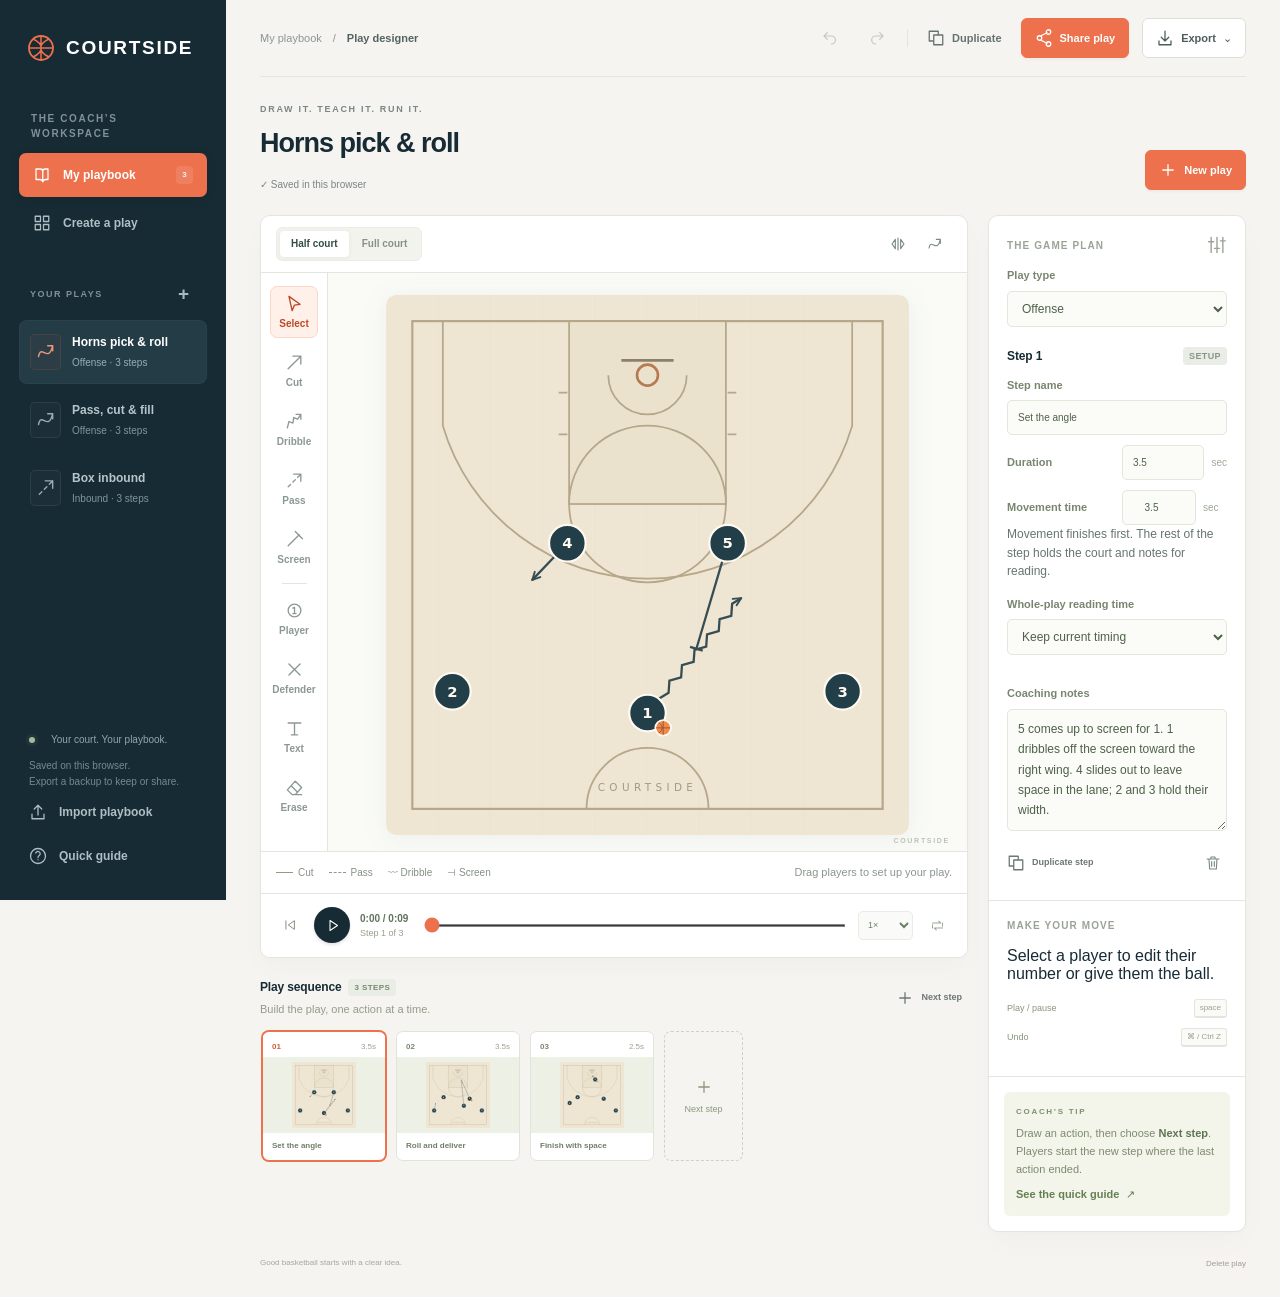
<file: index.html>
<!doctype html>
<html lang="en">
<head>
  <meta charset="utf-8"><meta name="viewport" content="width=device-width,initial-scale=1">
  <meta name="theme-color" content="#172b35">
  <meta name="description" content="Draw basketball plays, animate the action and build your own playbook. A private, offline court for coaches.">
  <title>Courtside — Your next great play</title>
  <link rel="stylesheet" href="styles.css">
</head>
<body>
<div class="app-shell">
  <aside class="sidebar" aria-label="Playbook">
    <a class="brand" href="#" aria-label="Courtside home"><span class="brand-mark"><svg width="30" height="30" viewBox="0 0 30 30" fill="none" aria-hidden="true"><circle cx="15" cy="15" r="12" stroke="currentColor" stroke-width="1.8"/><path d="M3 15h24M15 3v24M7 6c11 5 11 13 0 18M23 6c-11 5-11 13 0 18" stroke="currentColor" stroke-width="1.5"/></svg></span>COURTSIDE</a>
    <p class="workspace-label">THE COACH’S WORKSPACE</p>
    <button class="nav-link active" id="library-nav"><span data-icon="book"></span> My playbook <span id="play-count" class="badge">3</span></button>
    <button class="nav-link" id="open-templates"><span data-icon="grid"></span> Create a play</button>
    <div class="section-label" style="margin-top:30px">YOUR PLAYS <button id="sidebar-new" class="icon-button" aria-label="Create a new play">+</button></div>
    <div id="library-list"></div>
    <div class="sidebar-bottom"><div class="local-status"><span class="status-dot"></span> Your court. Your playbook.</div><p>Saved on this browser.<br>Export a backup to keep or share.</p><button id="import-button" class="nav-link"><span data-icon="upload"></span> Import playbook</button><button id="help-button" class="nav-link"><span data-icon="help"></span> Quick guide</button></div>
  </aside>
  <main class="main">
    <header class="topbar"><div class="breadcrumb">My playbook <span>/</span> <strong>Play designer</strong></div><div class="top-actions"><button id="undo" class="icon-button" title="Undo (⌘/Ctrl Z)" aria-label="Undo"><span data-icon="undo"></span></button><button id="redo" class="icon-button" title="Redo (⌘/Ctrl Shift Z)" aria-label="Redo"><span data-icon="redo"></span></button><span class="toolbar-divider"></span><button id="duplicate-play" class="text-button"><span data-icon="copy"></span> Duplicate</button><button id="share-play" class="primary-button"><span data-icon="share"></span> Share play</button><details class="export-menu"><summary class="secondary-button"><span data-icon="download"></span> Export <span>⌄</span></summary><div class="export-items"><button id="export-png">Court image (.png)</button><button id="export-play">This play (.json)</button><button id="export-all">Whole playbook (.json)</button><button id="print-play">Print play / save PDF</button></div></details></div></header>
    <section class="page-heading"><div><div class="eyebrow">DRAW IT. TEACH IT. RUN IT.</div><div class="title-row"><input id="play-name" aria-label="Play name" maxlength="80" value="Horns pick & roll"></div><div class="save-status" id="save-status" role="status">Saved in this browser</div></div><div class="heading-actions"><button id="new-play" class="primary-button"><span data-icon="plus"></span> New play</button></div></section>
    <div class="editor-layout">
      <div class="editor-main">
        <section class="board-panel" aria-label="Play editor">
          <div class="board-topbar"><div class="segmented" aria-label="Court size"><button id="half-court" class="active" aria-pressed="true">Half court</button><button id="full-court" aria-pressed="false">Full court</button></div><div class="board-actions"><button id="mirror" class="icon-button" title="Mirror this step" aria-label="Mirror this step"><span data-icon="mirror"></span></button><button id="toggle-paths" class="icon-button" title="Show movement paths" aria-label="Show movement paths" aria-pressed="true"><span data-icon="path"></span></button></div></div>
          <div class="workspace">
            <div class="toolrail" role="toolbar" aria-label="Drawing tools">
              <button class="tool active" data-tool="select" title="Select and move players (V)" aria-pressed="true"><span data-icon="cursor"></span><span class="tool-label">Select</span></button>
              <button class="tool" data-tool="move" title="Draw a cut (C)" aria-pressed="false"><span data-icon="arrow"></span><span class="tool-label">Cut</span></button>
              <button class="tool" data-tool="dribble" title="Draw a dribble (D)" aria-pressed="false"><span data-icon="dribble"></span><span class="tool-label">Dribble</span></button>
              <button class="tool" data-tool="pass" title="Draw a pass (P)" aria-pressed="false"><span data-icon="pass"></span><span class="tool-label">Pass</span></button>
              <button class="tool" data-tool="screen" title="Draw a screen (S)" aria-pressed="false"><span data-icon="screen"></span><span class="tool-label">Screen</span></button>
              <span class="tool-divider"></span>
              <button class="tool" data-tool="offense" title="Add an offensive player" aria-pressed="false"><span data-icon="player"></span><span class="tool-label">Player</span></button>
              <button class="tool" data-tool="defense" title="Add a defender" aria-pressed="false"><span data-icon="defender"></span><span class="tool-label">Defender</span></button>
              <button class="tool" data-tool="text" title="Add a court label (T)" aria-pressed="false"><span data-icon="text"></span><span class="tool-label">Text</span></button>
              <button class="tool" data-tool="erase" title="Erase an object (E)" aria-pressed="false"><span data-icon="erase"></span><span class="tool-label">Erase</span></button>
            </div>
            <div class="court-wrap"><svg id="court" viewBox="0 0 600 620" xmlns="http://www.w3.org/2000/svg" role="group" aria-label="Basketball court. Select a player to edit; drag to reposition. Use arrow keys to move a focused player."></svg></div>
          </div>
          <div class="court-footer"><div class="legend"><span class="legend-item"><i class="legend-line"></i> Cut</span><span class="legend-item"><i class="legend-line dashed"></i> Pass</span><span class="legend-item">〰 Dribble</span><span class="legend-item">⊣ Screen</span></div><span id="tool-hint">Drag players to set up your play.</span></div>
          <div class="playback-bar"><button id="restart" class="transport-button" aria-label="Restart animation" title="Restart"><span data-icon="restart"></span></button><button id="play-button" class="play-button" aria-label="Play animation"><span data-icon="play"></span></button><div class="playback-status"><strong id="time-label">0:00 / 0:09</strong><span id="playing-step">Step 1 of 3</span></div><input id="seek" type="range" min="0" max="1000" value="0" aria-label="Animation position"><select id="speed" class="speed-select" aria-label="Animation speed"><option value="0.5">0.5×</option><option value="1" selected>1×</option><option value="1.5">1.5×</option><option value="2">2×</option></select><button id="loop" class="loop-toggle icon-button" title="Loop animation" aria-label="Loop animation" aria-pressed="false"><span data-icon="loop"></span></button></div>
        </section>
        <section class="sequence-panel"><div class="section-heading"><div><h2>Play sequence <span id="frame-count" class="badge">3 steps</span></h2><p>Build the play, one action at a time.</p></div><button id="add-step" class="text-button"><span data-icon="plus"></span> Next step</button></div><div class="frames-row" id="frames-list"></div></section>
      </div>
      <aside class="inspector" aria-label="Step details">
        <section class="inspector-section"><div class="section-label">THE GAME PLAN <span data-icon="sliders"></span></div><label class="field-label" for="category">Play type</label><select id="category"><option>Offense</option><option>Defense</option><option>Inbound</option></select><div class="section-heading"><h2 id="step-heading">Step 1</h2><span id="step-badge" class="badge">SETUP</span></div><label class="field-label" for="step-name">Step name</label><input id="step-name" maxlength="60"><div class="field-row"><label class="field-label" for="duration">Duration</label><span><input id="duration" type="number" min="0.3" max="300" step="0.5" value="3" aria-label="Step duration in seconds"> sec</span></div><div class="field-row"><label class="field-label" for="motion-duration">Movement time</label><span><input id="motion-duration" type="number" min="0.3" max="300" step="0.5" value="3" aria-label="Movement duration in seconds"> sec</span></div><p class="timing-help">Movement finishes first. The rest of the step holds the court and notes for reading.</p><label class="field-label" for="reading-pace">Whole-play reading time</label><select id="reading-pace"><option value="">Keep current timing</option><option value="180">3 minutes</option><option value="240">4 minutes</option></select><label class="field-label" for="notes">Coaching notes</label><textarea id="notes" rows="5" maxlength="1500" placeholder="What should your players focus on?"></textarea><div class="field-row"><button id="duplicate-step" class="text-button"><span data-icon="copy"></span> Duplicate step</button><button id="delete-step" class="icon-button danger-button" title="Delete step" aria-label="Delete step"><span data-icon="trash"></span></button></div></section>
        <section class="inspector-section" id="selection-panel"></section>
        <div class="tip-card"><span class="eyebrow">COACH’S TIP</span><p>Draw an action, then choose <strong>Next step</strong>. Players start the new step where the last action ended.</p><button id="help-inline" class="text-button">See the quick guide <span>↗</span></button></div>
      </aside>
    </div>
    <footer class="app-footer"><span>Good basketball starts with a clear idea.</span><button id="delete-play" class="text-button danger-button">Delete play</button></footer>
  </main>
</div>
<div id="toast" class="toast" role="status" aria-live="polite"></div>
<input id="file-input" type="file" accept=".json,application/json" hidden>
<dialog id="new-dialog" class="modal"><form id="new-form"><div class="modal-head"><div><span class="eyebrow">A FRESH START</span><h2>What are we running?</h2></div><button type="button" class="icon-button close-dialog" aria-label="Close">×</button></div><div class="modal-body"><label class="field-label" for="new-name">Play name</label><input id="new-name" placeholder="e.g. Sideline special" maxlength="80"><p class="field-label">Choose your starting formation</p><div class="template-grid"><label class="template-card"><input type="radio" name="template" value="5-out" checked><strong>5-out</strong><span>Space the floor</span></label><label class="template-card"><input type="radio" name="template" value="horns"><strong>Horns</strong><span>Two at the elbows</span></label><label class="template-card"><input type="radio" name="template" value="box"><strong>Box</strong><span>Baseline inbound</span></label><label class="template-card"><input type="radio" name="template" value="empty"><strong>Blank court</strong><span>Your own starting five</span></label></div></div><div class="modal-footer"><button type="button" class="secondary-button close-dialog">Cancel</button><button class="primary-button" type="submit">Start drawing <span>→</span></button></div></form></dialog>
<dialog id="help-dialog" class="modal"><div class="modal-head"><div><span class="eyebrow">FROM IDEA TO GAME DAY</span><h2>Your quick guide</h2></div><button class="icon-button close-dialog" aria-label="Close">×</button></div><div class="modal-body help-list"><p><strong>1. Set the floor.</strong> Drag numbered players into position. Add players or defenders with the toolbar, then click the court. Select a player to change their number or give them the ball.</p><p><strong>2. Draw the action.</strong> Choose Cut, Dribble, Pass or Screen. Drag from a player to the destination, or click the player and then the destination. Pass to a teammate to transfer possession. A screen line ends in a bar.</p><p><strong>3. Build the sequence.</strong> Next step carries forward the end positions and ball possession. Actions in each step happen together. Use separate steps for actions that happen one after another.</p><p><strong>4. Teach it.</strong> Add notes to each step. Play, pause, scrub, slow down or loop the animation. Select any step to edit it. Changes to an earlier step do not rewrite later steps.</p><p><strong>5. Keep and share.</strong> Your playbook saves in this browser. Export a JSON backup to import on another device, a PNG of the current court, or print all steps to PDF. Share play creates a view-only snapshot link for your team. Players need no account. Links can be forwarded and cannot be individually revoked. Changes need a new link. Saved plays do not automatically sync between laptops.</p><p><strong>Reading time:</strong> choose 3 or 4 minutes under Whole-play reading time. Time is shared across the steps: each moves for up to 3 seconds, then any remaining time holds the court and notes. With many steps, use longer durations or fewer steps to leave enough reading time. Change Step duration and Movement time to adjust individual steps. Playback speed changes the total viewing time; use 1× for the stated duration.</p><p><strong>Publishing:</strong> the coach must link GitHub to publish or update the online app. Drawing, saving and exporting offline do not need GitHub. Players opening shared links do not need GitHub or a login.</p><p><strong>Keyboard:</strong> V select · C cut · D dribble · P pass · S screen · T text · E erase · Space play/pause · Escape cancel · Delete selected object · ⌘/Ctrl Z undo. Focus a player and use arrow keys to move it; hold Shift for a larger move.</p><p>Starter plays are editable examples. Adjust them to your players and coaching system.</p></div><div class="modal-footer"><button class="primary-button close-dialog">Let’s draw</button></div></dialog>
<dialog id="label-dialog" class="modal"><form id="label-form"><div class="modal-head"><h2>Add a court label</h2><button type="button" class="icon-button close-dialog" aria-label="Close">×</button></div><div class="modal-body"><label class="field-label" for="label-input">Label</label><input id="label-input" maxlength="60" required placeholder="e.g. Attack the gap"></div><div class="modal-footer"><button type="button" class="secondary-button close-dialog">Cancel</button><button class="primary-button" type="submit">Add label</button></div></form></dialog>
<dialog id="confirm-dialog" class="modal"><div class="modal-head"><h2 id="confirm-title">Delete this play?</h2></div><div class="modal-body"><p id="confirm-copy"></p></div><div class="modal-footer"><button class="secondary-button close-dialog">Cancel</button><button id="confirm-action" class="primary-button">Delete</button></div></dialog>
<dialog id="share-dialog" class="modal"><div class="modal-head"><div><span class="eyebrow">BRING THE TEAM IN</span><h2 id="share-title">Share this play</h2></div><button class="icon-button close-dialog" aria-label="Close">×</button></div><div class="modal-body"><p>Anyone with this link can watch the animation and read your coaching notes. No sign-in needed.</p><label for="share-link" class="field-label">Team link</label><textarea id="share-link" readonly rows="3" spellcheck="false" aria-label="Team sharing link"></textarea><p id="share-status" role="status"></p><div class="sharing-actions"><button id="copy-share-link" class="primary-button" disabled>Copy link</button><a id="preview-shared" class="secondary-button" target="_blank" rel="noopener noreferrer" hidden>Open player view ↗</a></div><p class="sharing-note">This shares this play only. Links are snapshots: later changes need a new link. Anyone can forward a link, and it cannot be individually revoked.</p><details class="sharing-alternative"><summary>Send an animated file instead</summary><p>For desktop browsers, download a player file that opens without installing the app.</p><button id="download-player" class="secondary-button" disabled>Download player file</button></details></div></dialog>
<div id="print-area" hidden></div>
<script src="model.js"></script><script src="share-codec.js"></script><script src="share-config.js"></script><script src="viewer-template.js"></script><script src="share-ui.js"></script><script src="app.js"></script>
</body>
</html>
</file>
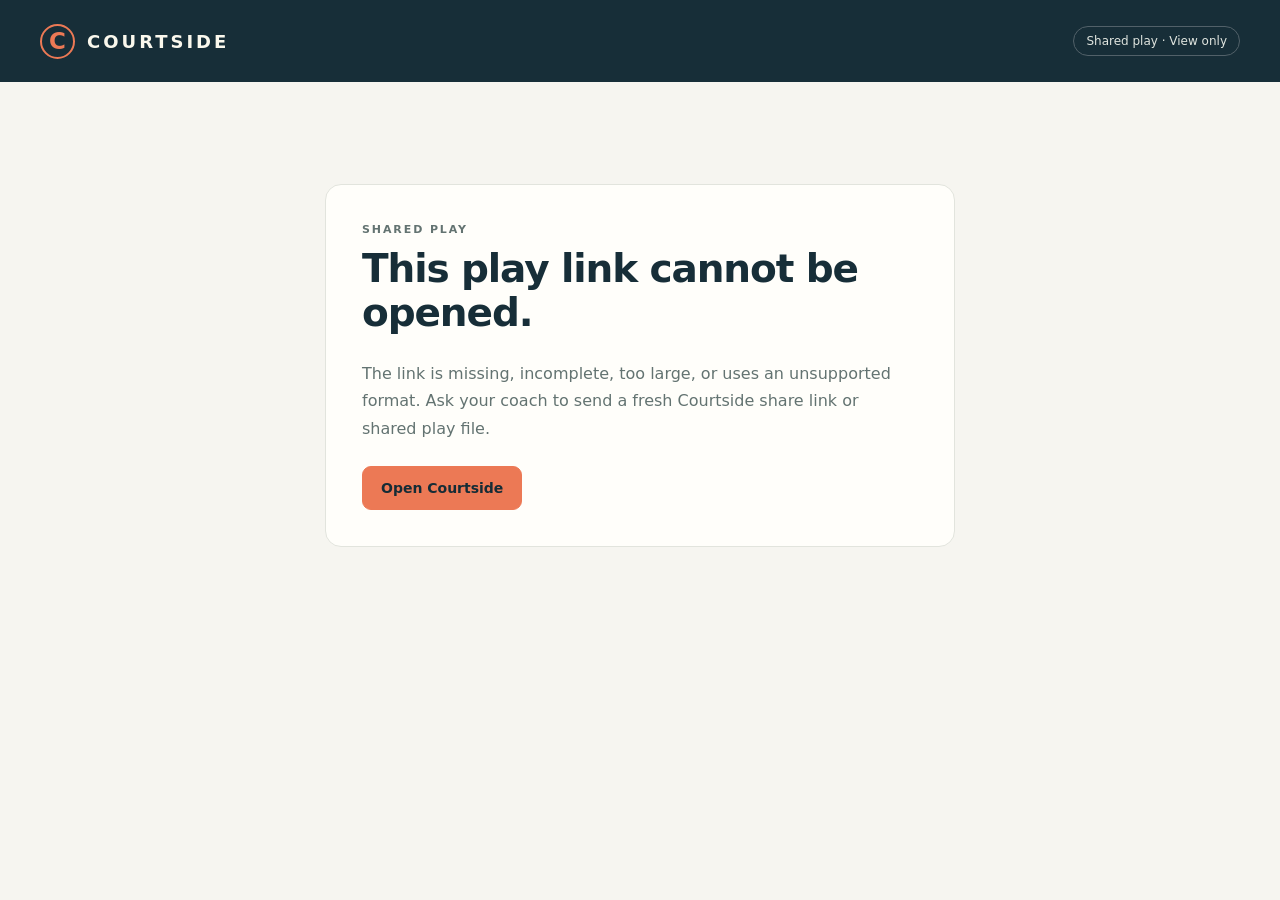
<file: viewer.html>
<!doctype html>
<html lang="en">
<head>
  <meta charset="utf-8">
  <meta name="viewport" content="width=device-width,initial-scale=1">
  <meta name="referrer" content="no-referrer">
  <meta name="robots" content="noindex,nofollow">
  <title>Shared play · Courtside</title>
  <link rel="stylesheet" href="viewer.css">
  <script defer src="model.js"></script>
  <script defer src="share-codec.js"></script>
  <script defer src="viewer.js"></script>
</head>
<body>
  <header class="masthead"><a class="brand" href="./" aria-label="Courtside coach editor"><span class="brand-mark" aria-hidden="true">C</span>COURTSIDE</a><span class="badge">Shared play · View only</span></header>
  <main>
    <section id="loading" class="message" role="status"><span class="eyebrow">TEAM PLAYBOOK</span><h1>Opening your play…</h1></section>
    <section id="error" class="message" hidden><span class="eyebrow">SHARED PLAY</span><h1>This play link cannot be opened.</h1><p id="error-copy"></p><a class="button" href="./">Open Courtside</a></section>
    <div id="viewer" hidden>
      <div class="title-row"><div><span class="eyebrow" id="play-meta"></span><h1 id="play-title"></h1></div><span class="read-only">Watch. Learn. Run it.</span></div>
      <div class="viewer-grid">
        <section class="court-card" aria-label="Play animation">
          <div class="court-top"><span id="court-kind">HALF COURT</span><span id="phase-label" class="phase-label"></span><button id="paths" class="quiet" aria-pressed="true">Show routes</button></div>
          <div class="court-wrap"><svg id="court" xmlns="http://www.w3.org/2000/svg" role="img" aria-label="Basketball play court"></svg></div>
          <div class="transport">
            <div class="seek-row"><label class="sr-only" for="seek">Animation progress</label><input id="seek" type="range" min="0" max="1000" value="0" step="1"><output id="time-label" for="seek">0:00 / 0:00</output></div>
            <div class="buttons"><button id="restart" class="control" aria-label="Restart animation" title="Restart">↤</button><button id="play" class="button play-button">▶ <span>Play</span></button><label class="speed-label" for="speed">Speed <select id="speed"><option value="0.5">0.5×</option><option value="1" selected>1×</option><option value="1.5">1.5×</option><option value="2">2×</option></select></label><button id="loop" class="control loop" aria-pressed="false">↻ <span>Loop</span></button></div>
          </div>
          <div class="legend" aria-label="Court symbols"><span><i class="offense">1</i> Offense</span><span><i class="defense">1</i> Defense</span><span><i class="ball"></i> Ball</span><span><svg viewBox="0 0 36 15" aria-hidden="true"><path d="M1 8h30m-5-5 5 5-5 5"/></svg> Cut</span><span><svg viewBox="0 0 36 15" aria-hidden="true"><path d="m1 8 5-3 5 6 5-6 5 6 5-3h6m-5-5 5 5-5 5"/></svg> Dribble</span><span><svg viewBox="0 0 36 15" aria-hidden="true"><path d="M1 8h30" stroke-dasharray="4 4"/><path d="m26 3 5 5-5 5"/></svg> Pass</span><span><svg viewBox="0 0 36 15" aria-hidden="true"><path d="M1 8h29M30 2v12"/></svg> Screen</span></div>
        </section>
        <aside class="coaching">
          <section class="step-panel"><span class="eyebrow">THE SEQUENCE</span><div id="steps" class="steps" aria-label="Choose a step"></div></section>
          <section class="notes-card" aria-live="polite" aria-atomic="true"><span class="eyebrow" id="step-number"></span><h2 id="step-title"></h2><p id="step-notes" class="notes-preview"></p><button id="expand-notes" class="expand-notes" aria-expanded="false" aria-controls="step-notes" hidden>Show full notes</button><div class="step-duration" id="step-duration"></div></section>
          <p class="tip">Press play to see the movement. Tap a step to start there, or drag the timeline to look closer.</p>
        </aside>
      </div>
      <footer><p>Anyone with this link can view this snapshot. Later edits need a new link.</p><button id="download" class="text-button">Download this play</button><span id="download-status" class="sr-only" role="status"></span></footer>
    </div>
  </main>
  <noscript><p class="message">JavaScript is needed to open and animate this play. Enable it, then reopen the link.</p></noscript>
</body>
</html>
</file>
<file: styles.css>
/* Courtside — a quiet workspace for the next great play. */
:root{--paper:#f5f4f0;--white:#fff;--ink:#172b35;--muted:#778080;--line:#e5e5de;--orange:#ec714c;--orange-dark:#bd4727;--orange-soft:#fff0e9;--sage:#e8ede6;--sage-ink:#52705a;--nav:#172b35;--radius:14px;--shadow:0 2px 5px #172b3503,0 12px 32px #172b3505;font-family:Inter,-apple-system,BlinkMacSystemFont,"Segoe UI",sans-serif;color:var(--ink);background:var(--paper);font-synthesis:none;text-rendering:optimizeLegibility;-webkit-font-smoothing:antialiased;color-scheme:light}
*{box-sizing:border-box}body{margin:0}button,input,textarea,select{font:inherit}button,a,input,textarea,select,summary{-webkit-tap-highlight-color:transparent}button,summary{cursor:pointer}button{color:inherit}button:disabled{cursor:not-allowed;opacity:.4}button{transition:background .16s,color .16s,border-color .16s,box-shadow .16s,transform .16s}button:not(:disabled):active{transform:translateY(1px)}a{color:inherit;text-decoration:none}svg{display:block;flex-shrink:0}button svg,summary svg{width:18px;height:18px}button:focus-visible,a:focus-visible,summary:focus-visible,input:focus-visible,textarea:focus-visible,select:focus-visible,[tabindex]:focus-visible{outline:3px solid #ec714c99;outline-offset:3px}button:focus:not(:focus-visible){outline:none}button,input,textarea,select{touch-action:manipulation}[hidden]{display:none!important}::selection{background:#f7c4b2;color:var(--ink)}
.app-shell{display:grid;grid-template-columns:226px minmax(0,1fr);min-height:100vh}.sidebar{background:var(--nav);color:#c4cece;padding:33px 19px 22px;display:flex;flex-direction:column;gap:0;position:sticky;top:0;height:100vh;max-height:100vh;overflow:auto}.brand{display:flex;align-items:center;gap:10px;color:#fff;font-size:19px;font-weight:850;letter-spacing:1.7px;padding:0 7px}.brand-mark{display:grid;place-items:center;color:var(--orange);width:30px;height:30px}.brand-mark svg{width:30px;height:30px}.brand small{font-size:9px;color:#95a7ac;font-weight:500;letter-spacing:2px}.workspace-label{display:flex;align-items:center;gap:8px;font-size:10px;line-height:1.5;text-transform:uppercase;letter-spacing:1.6px;font-weight:650;color:#7f9299;margin:48px 12px 12px}.workspace-label button{margin-left:auto;border:0;background:transparent;color:#b7c6cc;padding:2px;font-size:18px}.sidebar nav{display:grid;gap:4px}.nav-link{border:0;text-align:left;display:flex;align-items:center;gap:12px;padding:12px 14px;border-radius:7px;width:100%;background:transparent;color:#aebfc4;font-size:12px;font-weight:550;line-height:20px}.nav-link svg{width:18px;height:18px}.nav-link:hover{background:#ffffff09;color:white}.nav-link.active{background:#ec714c;color:white;box-shadow:0 3px 10px #0b202322}.nav-link .badge{margin-left:auto;color:#eff5f7;background:#ffffff1c}.sidebar #library-list{display:grid;gap:4px}.library-item{border:1px solid transparent;width:100%;text-align:left;display:flex;gap:11px;align-items:center;padding:11px 10px;color:#b7c6ca;background:transparent;border-radius:8px;min-height:64px}.library-item:hover{background:#ffffff07}.library-item.active{background:#243c46;border-color:#ffffff08;color:#fff}.library-icon{width:31px;height:36px;display:grid;place-items:center;background:#ffffff06;border:1px solid #ffffff12;border-radius:5px;flex:none;color:#96adb7}.library-item.active .library-icon{color:#ec987c;background:#ec714c0a;border-color:#ec714c22}.library-icon svg{width:20px;height:23px}.library-copy{min-width:0;display:grid;gap:5px}.library-name{font-size:11px;font-weight:600;white-space:nowrap;overflow:hidden;text-overflow:ellipsis;line-height:1.35}.library-meta{font-size:10px;color:#7f969f}.library-item.active .library-meta{color:#9aadb5}.sidebar-bottom{margin-top:auto;padding:34px 10px 0}.local-status{display:flex;gap:8px;align-items:center;color:#91a6ad;font-size:10px;line-height:1.6}.local-status:before{content:"";width:6px;height:6px;border-radius:50%;background:#a4b995;box-shadow:0 0 0 3px #a4b99511;flex:none}.sidebar-bottom p{font-size:10px;color:#738a92;line-height:1.6;margin:10px 0 0}.sidebar-bottom .nav-link{padding-left:0}.sidebar-divider{height:1px;background:#ffffff0d;margin:22px 10px}.sidebar .empty-state{color:#90a3ab;font-size:11px;padding:18px 10px}.main{padding:0 34px 24px;min-width:0;max-width:1900px;width:100%;margin:0 auto}.topbar{height:77px;display:flex;align-items:center;justify-content:space-between;border-bottom:1px solid var(--line);gap:12px}.breadcrumb{display:flex;align-items:center;gap:11px;font-size:11px;color:#8c9594;line-height:1.5}.breadcrumb>span:last-child,.breadcrumb strong{color:#536362;font-weight:550}.breadcrumb svg{width:14px;height:14px}.top-actions{display:flex;align-items:center;gap:13px}.top-actions .text-button{font-size:11px;color:#657371}.avatar{width:29px;height:29px;display:grid;place-items:center;border-radius:50%;font-size:10px;background:#e6eae3;color:#62735a;font-weight:700}.page-heading{padding:27px 0 23px;display:flex;align-items:flex-end;justify-content:space-between;gap:15px}.eyebrow{font-size:9px;color:#7a8782;text-transform:uppercase;font-weight:650;letter-spacing:1.7px;margin:0 0 10px}.title-row{display:flex;align-items:center;gap:12px;min-width:0}.title-row h1{font-size:27px;letter-spacing:-1px;line-height:1.15;font-weight:750;margin:0}.title-row input#play-name{border:0;outline:0;background:transparent;font-size:27px;font-weight:750;letter-spacing:-1px;color:var(--ink);padding:0 0 4px;width:min(480px,100%);min-width:150px;border-radius:0;border-bottom:1px solid transparent;box-shadow:none}.title-row input#play-name:hover{border-bottom-color:#d2d7d1}.title-row input#play-name:focus{border-bottom-color:var(--orange)}.title-row .badge{white-space:nowrap}.save-status{font-size:10px;display:flex;align-items:center;gap:6px;color:#7a8782;margin:9px 0 0;line-height:1.5}.save-status svg{width:12px;height:12px;color:#829678}.heading-actions{display:flex;align-items:center;gap:9px;padding-bottom:2px;flex-shrink:0}.primary-button,.secondary-button,.danger-button,.icon-button,.text-button{display:inline-flex;align-items:center;justify-content:center;gap:7px;line-height:1.3;font-size:11px;font-weight:600;border:1px solid transparent;border-radius:6px;padding:10px 13px;min-height:36px;background:transparent;white-space:nowrap}.primary-button{background:var(--orange);border-color:var(--orange);color:white;box-shadow:0 2px 3px #8e39220a}.primary-button:hover{background:#de6340;border-color:#de6340}.secondary-button{background:#fff;border-color:#dcdfd8;color:#4d5d5c}.secondary-button:hover{background:#f8faf6;border-color:#bfc7bc}.danger-button{border-color:#eed0c8;color:#b33f2d;background:#fff7f5}.danger-button:hover{background:#fce8e3}.icon-button{padding:8px;min-width:34px;min-height:34px;border:1px solid transparent;color:#7a8886}.icon-button:hover{background:#f0f2ec;color:var(--ink)}.icon-button svg{width:16px;height:16px}.text-button{padding:6px;border:0;background:none;color:#6b7773}.text-button:hover{color:var(--orange-dark)}.badge{font-size:8px;font-weight:650;letter-spacing:.4px;text-transform:uppercase;padding:4px 6px;border-radius:4px;background:#e9ede6;color:#77896b;line-height:1.15}.editor-layout{display:grid;grid-template-columns:minmax(0,1fr) 258px;gap:20px;align-items:start}.editor-column,.editor-panel{min-width:0}.board-panel{background:white;border:1px solid var(--line);border-radius:10px;overflow:hidden;box-shadow:var(--shadow)}.board-topbar{height:57px;padding:10px 15px;display:flex;align-items:center;justify-content:space-between;gap:8px;border-bottom:1px solid var(--line)}.segmented{display:inline-flex;background:#f2f3ed;border:1px solid #eceee7;border-radius:6px;padding:3px;gap:2px}.segmented button{background:transparent;border:0;padding:7px 11px;border-radius:4px;font-size:10px;font-weight:550;color:#86918a;line-height:1.25;white-space:nowrap}.segmented button.active{background:white;color:#344c46;box-shadow:0 1px 4px #223b3310}.segmented button:hover{color:#344c46}.board-actions{display:flex;gap:3px;align-items:center}.board-actions .divider{width:1px;height:17px;background:var(--line);margin:0 4px}.workspace{display:flex;align-items:stretch;background:#fafbf7;position:relative;min-height:300px}.toolrail{width:67px;padding:13px 8px;display:flex;flex-direction:column;align-items:center;gap:7px;border-right:1px solid var(--line);background:white;flex-shrink:0;z-index:2}.tool{width:48px;min-height:46px;border:1px solid transparent;background:transparent;border-radius:7px;color:#8b9893;display:flex;flex-direction:column;align-items:center;justify-content:center;gap:5px;padding:7px 2px;line-height:1;flex-shrink:0}.tool>span:first-child{display:grid;place-items:center}.tool svg{width:19px;height:19px}.tool-label{font-size:8px;font-weight:550;line-height:1.2;letter-spacing:0}.tool:hover{color:#425e4e;background:#f5f7ef}.tool.active{color:var(--orange-dark);background:#fff0e9;border-color:#f9d8ca}.toolrail hr{border:0;border-top:1px solid var(--line);width:25px;margin:2px 0}.toolrail .tool-separator{height:1px;width:25px;background:var(--line);margin:3px 0}.court-wrap{padding:22px 27px 16px;min-width:0;flex:1;display:grid;place-items:center;position:relative;overflow:hidden;background:radial-gradient(#a3aaa520 .65px,transparent .65px);background-size:12px 12px;min-height:445px}.court-wrap #court{width:100%;height:auto;max-height:540px;display:block;overflow:visible;touch-action:none;user-select:none;-webkit-user-select:none;filter:drop-shadow(0 3px 12px #263f3510)}.court-wrap.full-court #court{max-height:580px}.court-wrap::after{content:"COURTSIDE";position:absolute;bottom:7px;right:17px;font-size:7px;letter-spacing:1.7px;color:#bac3b5;pointer-events:none;font-weight:750}.court-line{stroke:#a5b398;fill:none;stroke-width:2}.court-surface{fill:#edf1e5}.court-paint{fill:#e0e7d6}.court-center{fill:none;stroke:#a5b398}.player-token{cursor:grab}.player-token:active{cursor:grabbing}.player-label{pointer-events:none;font-family:inherit;font-weight:700;text-anchor:middle;dominant-baseline:central}.selected-ring{stroke:var(--orange);stroke-dasharray:4 3;fill:none;pointer-events:none}.action-line{pointer-events:stroke;cursor:pointer}.action-pass{stroke-dasharray:7 5}.ball-token{cursor:grab}.court-footer{display:flex;align-items:center;justify-content:space-between;flex-wrap:wrap;gap:9px;padding:12px 15px;border-top:1px solid var(--line);background:white;min-height:41px}.legend{display:flex;gap:15px;align-items:center;flex-wrap:wrap}.legend-item{display:flex;align-items:center;gap:5px;font-size:8px;color:#869086;white-space:nowrap}.legend-line{width:17px;height:0;border-top:1.5px solid #8d9d83;display:inline-block}.legend-line.pass{border-top-style:dashed}.legend-line.dribble{border-top-style:dotted}.legend-line.screen{position:relative}.legend-line.screen:after{content:"";position:absolute;right:0;top:-4px;width:1px;height:7px;background:#8d9d83}.legend-dot{width:7px;height:7px;background:var(--orange);border-radius:50%}#tool-hint{font-size:8px;color:#8b958d;margin:0;line-height:1.5}.playback-bar{display:flex;align-items:center;gap:10px;padding:13px 15px;border-top:1px solid var(--line);background:#fff;min-height:64px}.play-button{width:36px;height:36px;min-width:36px;display:grid;place-items:center;padding:0;border:0;border-radius:50%;background:var(--ink);color:#fff;box-shadow:0 2px 3px #172b3520}.play-button svg{width:15px;height:15px}.play-button:hover{background:#2e4950}.transport-button{background:none;border:0;padding:6px;display:grid;place-items:center;color:#83917f;min-width:28px;min-height:30px}.transport-button svg{width:14px;height:14px}.transport-button:hover{color:var(--ink)}.playback-status{font-size:9px;font-variant-numeric:tabular-nums;color:#63745f;min-width:52px;white-space:nowrap}.playback-bar input[type=range]{flex:1;min-width:35px;width:100%;accent-color:var(--orange);height:3px;border:0;padding:0;border-radius:0;box-shadow:none;cursor:pointer}.speed-select{background:#fafbf8!important;border:1px solid #e8ece3!important;border-radius:5px;padding:6px 5px!important;font-size:9px!important;width:55px!important;color:#6c7e66!important;min-height:29px!important}.loop-toggle{border:0;background:transparent;padding:6px;color:#9ca897;border-radius:4px;min-width:29px;min-height:29px;display:flex;align-items:center;justify-content:center;gap:5px;font-size:9px}.loop-toggle svg{width:15px;height:15px}.loop-toggle.active,.loop-toggle[aria-pressed=true]{background:#eef3e7;color:#5d7a4f}.sequence-panel{padding:21px 0 0}.section-heading{display:flex;justify-content:space-between;align-items:center;gap:10px;margin-bottom:12px}.section-heading h2{font-size:12px;font-weight:650;letter-spacing:-.15px;margin:0;display:flex;align-items:center;gap:7px}.section-heading>span,.section-heading>p{font-size:9px;color:#8b948c;margin:0}.section-heading .text-button{font-size:9px}.frames-row{display:flex;gap:10px;overflow:auto;padding:2px 2px 8px;scrollbar-width:thin}.frame-card{padding:0;border:1px solid #dfe4d8;border-radius:7px;background:white;min-width:124px;width:124px;overflow:hidden;flex-shrink:0;text-align:left;cursor:pointer;position:relative}.frame-card:hover{border-color:#aaba9d}.frame-card.active{border-color:var(--orange);box-shadow:0 0 0 1px var(--orange)}.frame-card svg{width:100%;height:76px;background:#edf1e5;padding:5px 10px;pointer-events:none}.frame-top{display:flex;align-items:center;justify-content:space-between;font-size:8px;padding:8px 9px 6px;background:white;gap:5px}.frame-number{font-weight:700;color:#7b8972}.frame-card.active .frame-number{color:#cc603e}.frame-duration{color:#9aA390;font-variant-numeric:tabular-nums}.frame-name{padding:7px 9px 8px;display:block;font-size:8px;font-weight:550;color:#6f7d67;line-height:1.4;overflow:hidden;text-overflow:ellipsis;white-space:nowrap}.add-frame{min-width:79px;width:79px;min-height:130px;background:transparent;border:1px dashed #cbd3c2;border-radius:7px;display:flex;flex-direction:column;align-items:center;justify-content:center;gap:8px;color:#8a997f;font-size:9px;flex-shrink:0}.add-frame svg{width:18px;height:18px}.add-frame:hover{background:#eef2e6;border-color:#9aa88b;color:#5a7050}.inspector{background:white;border:1px solid var(--line);border-radius:10px;overflow:hidden;box-shadow:var(--shadow)}.inspector-section{padding:19px 18px;border-bottom:1px solid var(--line)}.inspector-section:last-child{border-bottom:0}.section-label{font-size:8px;letter-spacing:1.1px;text-transform:uppercase;color:#9ba396;font-weight:650;margin:0 0 13px;display:flex;justify-content:space-between;align-items:center;gap:5px}.inspector h2{font-size:12px;font-weight:650;letter-spacing:-.1px;margin:0 0 17px}.inspector h2 svg{display:inline-block;width:13px;height:13px;vertical-align:-2px;margin-right:6px;color:#8a997f}.field-label{display:block;font-size:9px;font-weight:550;color:#78866f;margin:13px 0 7px}.field-label:first-child{margin-top:0}.field-row{display:flex;gap:10px;align-items:flex-start}.field-row>*{min-width:0;flex:1}.field-row label .field-label{margin-top:0}input:not([type=range]):not([type=checkbox]):not([type=radio]),textarea,select{width:100%;min-width:0;padding:9px 10px;font-size:10px;line-height:1.45;color:#4e6148;background:#fbfcf8;border:1px solid #e2e7da;border-radius:5px;min-height:35px;transition:border-color .15s,box-shadow .15s}input::placeholder,textarea::placeholder{color:#a3ab9b}textarea{resize:vertical;min-height:106px;line-height:1.7}input:not([type=range]):focus,textarea:focus,select:focus{border-color:#b2bfa4;box-shadow:0 0 0 3px #acbb9b10;outline:0}.inspector .secondary-button{font-size:9px;padding:8px 10px;min-height:32px}.inspector .danger-button{font-size:9px;padding:8px 9px;min-height:32px}.inspector .button-row{display:flex;gap:7px;margin-top:13px;flex-wrap:wrap}.inspector .button-row button{flex:1}.selected-card{display:flex;align-items:center;gap:10px;border:1px solid #e7ecdf;padding:10px;border-radius:6px;background:#f9fbf5;font-size:10px;color:#64785b}.selected-card p{margin:0;line-height:1.5}.selected-card small{font-size:8px;color:#929d88;display:block;margin-top:2px}.player-chip{width:28px;height:28px;display:grid;place-items:center;flex-shrink:0;border-radius:50%;background:#ec714c;color:#fff;font-weight:700;font-size:12px;border:2px solid white;box-shadow:0 0 0 1px #ec714c33}.player-chip.defense{background:#fff;color:#728966;box-shadow:none;border:2px solid #92a282}.tip-card{background:#f3f5eb;border:1px solid #e4e9d8;border-radius:7px;padding:13px 12px;color:#7e8a70;font-size:9px;line-height:1.65;margin-top:15px}.tip-card strong{display:flex;align-items:center;gap:6px;font-size:9px;color:#667858;margin-bottom:4px;font-weight:650}.tip-card svg{width:13px;height:13px;display:inline-block;vertical-align:middle}.tip-card p{margin:0}.shortcut{display:flex;justify-content:space-between;align-items:center;gap:10px;font-size:9px;line-height:1.5;color:#89947d;margin:10px 0}.shortcut kbd,kbd{font-family:inherit;font-size:8px;border:1px solid #e2e7da;border-bottom-width:2px;padding:2px 5px;border-radius:3px;background:#fafbf8;color:#99a18e;white-space:nowrap}.empty-state{font-size:10px;line-height:1.65;color:#929a8b;padding:9px 0}.empty-state svg{width:21px;height:21px;color:#b8c1ac;margin-bottom:8px}.inspector-note{font-size:8px;color:#a0a996;line-height:1.6;margin:10px 0 0}.app-footer{display:flex;justify-content:space-between;gap:10px;color:#a2aa9b;font-size:8px;padding-top:23px;line-height:1.6}.app-footer span{display:flex;align-items:center;gap:4px}.app-footer svg{width:10px;height:10px}.toast{position:fixed;z-index:100;bottom:26px;left:calc(50% + 113px);transform:translate(-50%,18px);opacity:0;pointer-events:none;padding:12px 19px;border-radius:8px;background:#18343a;color:#fff;font-size:12px;box-shadow:0 5px 24px #172b3530;transition:opacity .2s,transform .2s;max-width:min(430px,calc(100vw - 30px));text-align:center;line-height:1.5}.toast.visible,.toast.show{opacity:1;transform:translate(-50%,0)}.export-menu{position:relative}.export-menu summary{list-style:none}.export-menu summary::-webkit-details-marker{display:none}.export-menu[open] summary{background:#f0f3eb;border-color:#b9c5ac}.export-items{position:absolute;top:calc(100% + 7px);right:0;z-index:30;min-width:190px;background:#fff;border:1px solid #e1e6d8;border-radius:8px;padding:5px;box-shadow:0 10px 30px #172b351a}.export-items button{display:flex;align-items:center;gap:8px;padding:10px 11px;font-size:11px;text-align:left;width:100%;border:0;border-radius:4px;background:transparent;color:#5a6d51;white-space:nowrap}.export-items button:hover{background:#f0f4e9;color:#273f29}.export-items button svg{width:15px;height:15px}.modal{border:1px solid #dde4d4;border-radius:13px;box-shadow:0 20px 80px #172b3533;width:min(600px,calc(100vw - 34px));padding:0;color:var(--ink);background:#fff;max-height:85vh;overflow:auto}.modal::backdrop{background:#132d39a6;backdrop-filter:blur(3px)}.modal-head{display:flex;justify-content:space-between;align-items:center;gap:15px;padding:22px 25px 18px;border-bottom:1px solid var(--line)}.modal-head h2{font-size:18px;letter-spacing:-.5px;margin:0;line-height:1.4}.modal-head p{font-size:11px;line-height:1.6;color:#89927f;margin:6px 0 0}.modal-body{padding:23px 25px;font-size:12px;line-height:1.7;color:#6f7d63}.modal-body p:first-child{margin-top:0}.modal-body input,.modal-body select{font-size:12px!important}.modal-body .field-label{font-size:11px}.modal-footer{display:flex;justify-content:flex-end;gap:8px;padding:16px 25px 20px;border-top:1px solid var(--line)}.template-grid{display:grid;grid-template-columns:repeat(2,minmax(0,1fr));gap:12px}.template-card{background:#f9fbf5;border:1px solid #e0e8d5;border-radius:8px;text-align:left;padding:16px;min-height:120px;display:flex;flex-direction:column;gap:7px;align-items:flex-start}.template-card:hover{border-color:#ee9c7c;background:#fff9f5}.template-card svg{width:26px;height:26px;color:#e57c56;margin-bottom:4px}.template-card h3,.template-card strong{font-size:12px;margin:0;color:#3e5b39}.template-card p,.template-card small{font-size:10px;line-height:1.65;color:#87967b;margin:0}.help-list{display:grid;gap:15px;margin:0;padding-left:20px}.help-list li{padding-left:4px}.help-list strong{color:#3b5936;font-weight:650}.help-list p{margin:2px 0;font-size:11px;line-height:1.65}.color-options{display:flex;gap:8px}.color-swatch{width:25px;height:25px;border:3px solid white;border-radius:50%;box-shadow:0 0 0 1px #d7dfca;padding:0}.color-swatch.active{box-shadow:0 0 0 2px #a4b08e}.inline-checkbox{display:flex;gap:7px;align-items:center;font-size:10px;color:#7f8c72}.inline-checkbox input{accent-color:#ec714c}.sr-only{position:absolute;width:1px;height:1px;padding:0;margin:-1px;overflow:hidden;clip:rect(0,0,0,0);white-space:nowrap;border:0}
.editor-main{min-width:0}.sidebar>.nav-link{margin-bottom:4px}.sidebar>.section-label{padding:0 11px;margin-bottom:10px;color:#7f9299;font-size:9px;letter-spacing:1.5px}.sidebar>.section-label .icon-button{color:#a5b9c0;font-size:19px;min-height:25px;min-width:25px;padding:2px}.sidebar>.section-label .icon-button:hover{background:#ffffff08;color:white}.toolbar-divider{width:1px;height:18px;background:var(--line)}.tool-divider{width:25px;height:1px;background:var(--line);margin:2px 0}.legend-line.dashed{border-top-style:dashed}.playback-status{display:grid;gap:4px}.playback-status strong{font-size:9px;font-weight:600}.playback-status span{font-size:8px;color:#95a18a}.section-heading p{font-size:9px;color:#939c88;line-height:1.5;margin:5px 0 0}.inspector-section>.section-heading{margin-top:20px;margin-bottom:0}.inspector-section>.section-heading h2{margin:0}.inspector-section>.field-row{align-items:center;margin-top:10px}.inspector-section>.field-row>.field-label{margin:0}.inspector-section>.field-row>span{display:flex;align-items:center;gap:7px;font-size:10px;color:#a0a996}.inspector-section>.field-row>span input{width:62px}.inspector-section>.field-row>#duplicate-step{padding:6px 0;justify-content:flex-start;font-size:9px}.inspector-section>.field-row>#delete-step{flex:none;width:28px;min-width:28px;padding:6px;background:none;border:0}.inspector>.tip-card{margin:15px;border:0;border-radius:6px}.tip-card p strong{display:inline;margin:0;font-size:inherit;color:#5f7452}.tip-card>.eyebrow{display:block;font-size:8px;margin-bottom:6px;color:#7e8f6f}.tip-card .text-button{font-size:9px;padding:7px 0 0;color:#657f53;min-height:24px}.template-card input[type=radio]{accent-color:var(--orange);margin:0 0 5px}.template-card:has(input:checked){border-color:var(--orange);background:#fff5ee}.template-card>span{font-size:10px;color:#86967a}.help-list p{margin:0}.app-footer .danger-button{border:0;background:transparent;color:#a29b91;font-size:8px;padding:0;min-height:18px;font-weight:400}.app-footer .danger-button:hover{color:#b4412d}
@media(min-width:1550px){.main{padding-left:44px;padding-right:44px}.editor-layout{grid-template-columns:minmax(0,1fr) 282px;gap:24px}.court-wrap{padding:22px 50px}.court-wrap #court{max-height:650px}.inspector-section{padding:22px}.sidebar{padding-top:34px}.app-shell{grid-template-columns:238px minmax(0,1fr)}}
@media(max-width:1200px){.app-shell{grid-template-columns:206px minmax(0,1fr)}.sidebar{padding-left:12px;padding-right:12px}.main{padding:0 23px 20px}.editor-layout{gap:14px;grid-template-columns:minmax(0,1fr) 230px}.inspector-section{padding:17px 14px}.court-wrap{padding:20px 14px;min-height:395px}.toolrail{width:59px;padding:12px 5px}.tool{width:46px}.legend{gap:9px}.heading-actions{gap:6px}.title-row input#play-name{font-size:24px}.page-heading{padding-top:23px}.heading-actions .secondary-button,.heading-actions .primary-button{font-size:10px;padding:9px 11px}.toast{left:calc(50% + 103px)}}
@media(max-width:1050px){.editor-layout{grid-template-columns:minmax(0,1fr)}.inspector{display:grid;grid-template-columns:repeat(3,minmax(0,1fr))}.inspector-section{border-bottom:0;border-right:1px solid var(--line)}.inspector-section:last-child{border-right:0}.inspector .tip-card{margin-top:11px}.court-wrap{min-height:370px;padding:20px 28px}.court-wrap #court{max-height:530px}.page-heading{align-items:center}.title-row input#play-name{width:100%}.title-row h1{font-size:24px}.heading-actions .secondary-button{padding:9px}.heading-actions .secondary-button span.optional{display:none}.workspace-label{margin-top:35px}.sequence-panel{padding-top:18px;margin-bottom:2px}.playback-bar{gap:12px}.app-footer{padding-top:18px}}
@media(max-width:760px){.app-shell{grid-template-columns:minmax(0,1fr)}.sidebar{position:relative;height:auto;max-height:none;overflow:visible;padding:16px 18px 11px;display:flex;flex-direction:row;align-items:center;gap:15px;flex-wrap:wrap}.brand{font-size:17px;letter-spacing:1.5px;padding:0;flex:1}.brand-mark,.brand-mark svg{width:26px;height:26px}.sidebar nav{display:flex;gap:5px;margin-left:auto}.nav-link{padding:8px 10px;width:auto;font-size:10px;gap:6px;min-height:35px;line-height:1.3}.nav-link svg{width:15px;height:15px}.sidebar .workspace-label{display:none}.sidebar #library-list{order:3;display:flex;width:100%;max-width:100%;overflow-x:auto;padding-top:10px;gap:7px;border-top:1px solid #ffffff0d;scrollbar-width:thin}.library-item{width:auto;min-width:137px;min-height:39px;padding:7px 10px;flex-shrink:0;gap:8px;border:1px solid #ffffff0b}.library-icon{width:19px;height:23px;background:transparent;border:0}.library-icon svg{width:16px;height:19px}.library-copy{gap:2px}.library-name{font-size:9px;max-width:140px}.library-meta{font-size:8px}.sidebar-bottom{display:none}.sidebar-divider{display:none}.main{padding:0 20px 20px}.topbar{height:52px}.breadcrumb{font-size:10px;gap:8px}.top-actions{gap:8px}.top-actions .text-button{font-size:10px}.top-actions .avatar{width:26px;height:26px;font-size:9px}.page-heading{padding:22px 0 19px;gap:10px}.eyebrow{font-size:8px;letter-spacing:1.4px;margin-bottom:8px}.title-row input#play-name,.title-row h1{font-size:24px;letter-spacing:-.8px}.save-status{font-size:9px;margin-top:5px}.heading-actions .primary-button,.heading-actions .secondary-button{font-size:10px;min-height:38px;padding:10px}.heading-actions button svg,.heading-actions summary svg{width:15px;height:15px}.editor-layout{gap:14px}.board-topbar{height:56px;padding:10px 12px}.workspace{flex-direction:column}.toolrail{width:100%;flex-direction:row;justify-content:center;gap:7px;border-right:0;border-bottom:1px solid var(--line);padding:8px;background:#fff;overflow-x:auto}.tool{width:48px;min-width:44px;min-height:44px;padding:7px 3px}.tool-label{font-size:8px}.toolrail hr{width:1px;height:23px;margin:0 2px;border:0;border-left:1px solid var(--line)}.toolrail .tool-separator{width:1px;height:23px;margin:0 1px}.court-wrap{min-height:0;padding:22px 22px 20px}.court-wrap #court{max-height:590px}.court-footer{padding:11px 13px}.legend{gap:15px}.legend-item{font-size:8px}#tool-hint{width:100%;font-size:9px}.inspector{grid-template-columns:repeat(2,minmax(0,1fr))}.inspector-section{padding:18px;border-bottom:1px solid var(--line)}.inspector-section:nth-child(even){border-right:0}.inspector-section:last-child{grid-column:1/-1;display:block;border-top:0;border-right:0;border-bottom:0}.inspector-section:last-child:has(.shortcut){display:none}.inspector .tip-card{font-size:10px}.inspector .field-label{font-size:10px}.inspector input,.inspector select,.inspector textarea{font-size:12px!important;min-height:38px!important}.inspector .section-label{font-size:9px}.inspector h2{font-size:13px}.inspector .selected-card{font-size:11px}.inspector .secondary-button,.inspector .danger-button{font-size:10px;min-height:36px}.frame-card{width:130px;min-width:130px}.frame-card svg{height:81px}.frame-top,.frame-name{font-size:9px}.add-frame{min-height:142px;font-size:10px}.toast{left:50%;bottom:18px}.app-footer{font-size:8px}.primary-button,.secondary-button{min-height:40px}.icon-button{min-height:36px;min-width:36px}}
@media(max-width:480px){.sidebar{padding:15px 13px 10px;gap:9px}.sidebar .brand{font-size:16px;letter-spacing:1.3px;gap:8px}.sidebar nav{gap:2px}.sidebar .nav-link{padding:8px;gap:5px;font-size:9px}.sidebar .nav-link svg{width:13px;height:13px}.sidebar .nav-link .badge{display:none}.main{padding:0 12px 16px}.topbar{height:47px}.breadcrumb{font-size:9px;gap:5px}.breadcrumb svg{width:11px;height:11px}.top-actions{gap:5px}.top-actions .text-button{font-size:9px}.page-heading{padding:19px 0 16px;align-items:flex-start;flex-wrap:wrap;gap:12px}.page-heading>div:first-child{flex:1;min-width:0;width:100%}.eyebrow{font-size:8px}.title-row{gap:6px}.title-row h1,.title-row input#play-name{font-size:24px;min-width:80px}.title-row .badge{font-size:7px}.heading-actions{width:100%;justify-content:flex-end;padding:0;gap:6px}.heading-actions .primary-button,.heading-actions .secondary-button{min-height:38px;padding:9px 11px;font-size:10px}.heading-actions>.primary-button{margin-left:auto}.board-panel{border-radius:8px}.board-topbar{height:auto;min-height:52px;padding:7px 8px;gap:4px;flex-wrap:wrap}.segmented button{padding:7px 9px;min-height:30px;font-size:9px}.board-actions{gap:0}.board-actions .icon-button{min-width:31px;min-height:34px;padding:7px}.board-actions .icon-button svg{width:14px;height:14px}.board-actions .divider{margin:0 2px}.toolrail{justify-content:flex-start;gap:3px;padding:7px 5px}.tool{width:calc((100vw - 60px)/7);min-width:40px;max-width:49px;min-height:45px;padding:6px 1px;gap:5px}.tool svg{width:18px;height:18px}.tool-label{font-size:7px}.toolrail .tool-separator,.toolrail hr{display:none}.court-wrap{padding:17px 12px 21px}.court-wrap::after{font-size:6px;bottom:8px;right:12px}.court-footer{padding:10px;gap:7px}.legend{gap:11px}.legend-item{font-size:7px;gap:4px}.legend-line{width:14px}#tool-hint{font-size:8px;line-height:1.5}.playback-bar{padding:10px;gap:7px;flex-wrap:wrap}.play-button{min-width:35px;width:35px;height:35px}.playback-status{font-size:8px;min-width:42px}.transport-button{min-width:24px;padding:5px}.playback-bar input[type=range]{min-width:35px;width:auto}.speed-select{width:45px!important;font-size:8px!important;padding:5px 2px!important}.loop-toggle{min-width:24px;padding:4px}.loop-toggle span{display:none}.sequence-panel{padding-top:17px}.section-heading{margin-bottom:10px}.section-heading h2{font-size:11px}.section-heading>span,.section-heading>p{font-size:8px}.frames-row{gap:8px}.frame-card{width:115px;min-width:115px}.frame-card svg{height:69px}.frame-top,.frame-name{font-size:8px}.add-frame{min-height:128px;min-width:64px;width:64px;font-size:9px}.inspector{grid-template-columns:1fr;border-radius:8px}.inspector-section,.inspector-section:nth-child(even){border-right:0;padding:17px}.inspector-section:last-child{grid-column:auto}.inspector h2{margin-bottom:13px}.inspector .field-row{gap:10px}.inspector .tip-card{margin-top:12px;padding:11px}.inspector .empty-state{padding:4px 0;font-size:11px}.modal-head{padding:19px 18px 15px}.modal-head h2{font-size:17px}.modal-body{padding:19px 18px}.modal-footer{padding:15px 18px 18px}.template-grid{gap:9px}.template-card{padding:13px;min-height:125px}.template-card strong{font-size:11px}.template-card small{font-size:9px}.app-footer{font-size:7px;gap:7px;padding-top:16px}.app-footer span{max-width:55%}.export-items{min-width:190px}.export-items button{min-height:40px}}
@media(prefers-reduced-motion:reduce){*,*::before,*::after{animation-duration:.01ms!important;animation-iteration-count:1!important;transition-duration:.01ms!important;scroll-behavior:auto!important}}
@media print{@page{size:A4 portrait;margin:15mm}html,body{background:white!important;color:#172b35!important;-webkit-print-color-adjust:exact;print-color-adjust:exact}.app-shell{display:block}.sidebar,.topbar,.heading-actions,.board-topbar,.toolrail,.playback-bar,.court-footer,.sequence-panel,.app-footer,.toast,.export-menu,.modal,.save-status,.inspector-section:has(.shortcut),.inspector-section:has(.selected-card),.inspector-section:has(.empty-state),.tip-card,button{display:none!important}.main{padding:0;max-width:none}.page-heading{padding:0 0 8mm}.eyebrow{font-size:8pt;color:#798371}.title-row h1,.title-row input#play-name{font-size:24pt;width:100%;border:0!important}.editor-layout{display:block}.board-panel{border:0;border-radius:0;box-shadow:none;overflow:visible}.workspace{display:block;background:white}.court-wrap{padding:0;background:none;min-height:0;overflow:visible}.court-wrap #court{width:100%;max-height:190mm;filter:none}.court-wrap::after{display:none}.inspector{display:block;box-shadow:none;border:0;margin-top:7mm}.inspector-section{padding:0 0 5mm;border:0;break-inside:avoid}.section-label{font-size:8pt}.inspector h2{margin-bottom:3mm;font-size:12pt}.field-label{font-size:8pt}.inspector input,.inspector textarea,.inspector select{font-size:10pt!important;border:0!important;background:white!important;padding:0!important;color:#172b35!important;box-shadow:none!important;resize:none}.inspector textarea{height:auto;min-height:20mm}.field-row{display:flex}.inspector .button-row,.inspector-note{display:none}}
@media screen and (max-width:760px){.sidebar>.nav-link{flex:none;width:auto;padding:8px 9px;font-size:10px;gap:6px;margin:0;min-height:34px}.sidebar>.nav-link svg{width:14px;height:14px}.sidebar>.section-label{display:none}.sidebar-bottom{display:flex;order:4;gap:12px;width:100%;margin-top:-5px;padding:0;justify-content:flex-end}.sidebar-bottom .local-status,.sidebar-bottom p{display:none}.sidebar-bottom .nav-link{padding:3px 0;font-size:9px;min-height:25px;color:#91a6ad}.sidebar-bottom .nav-link svg{width:12px;height:12px}.tool-divider{width:1px;height:23px;flex-shrink:0;margin:0 2px}.inspector>.tip-card{grid-column:1/-1;margin:12px 15px}.tip-card p{font-size:10px}.help-list{padding-left:18px}}
@media screen and (max-width:480px){.sidebar{gap:7px}.sidebar>.nav-link{font-size:0;min-width:34px;padding:9px;gap:0}.sidebar>.nav-link svg{width:16px;height:16px}.sidebar>.nav-link .badge{display:none}.sidebar .brand{flex:1}.sidebar #library-list{padding-top:9px}.top-actions .toolbar-divider{display:none}.top-actions .text-button{font-size:0;gap:0;padding:6px}.top-actions .text-button svg{width:16px;height:16px}.top-actions .secondary-button{font-size:9px;padding:8px;min-height:32px}.top-actions .icon-button{min-height:32px;min-width:30px;padding:7px}.top-actions .icon-button svg{width:14px;height:14px}.tool-divider{display:none}.playback-status strong{font-size:8px}.playback-status span{font-size:7px}.inspector>.tip-card{grid-column:auto}.heading-actions{width:auto;margin-left:auto}.page-heading>div:first-child{width:auto}.heading-actions .primary-button{font-size:0;gap:0;min-width:37px;padding:10px}.heading-actions .primary-button svg{width:16px;height:16px}.title-row input#play-name{max-width:260px;font-size:22px}.page-heading{flex-wrap:nowrap;align-items:center}.save-status{font-size:8px}.help-list{padding-left:18px}}
/* Readable coaching controls at every viewport size. */
.tool-label{font-size:10px;line-height:1.2}
.library-name{font-size:12px;line-height:1.35}
.library-meta{font-size:10px;line-height:1.35}
#tool-hint{font-size:11px;line-height:1.5}
.field-label,.inspector .field-label{font-size:11px;line-height:1.4}
.legend-item{font-size:10px}
.legend-line.dashed{border-top-style:dashed}
.legend-line.dotted{border-top-style:dotted}
.loop-toggle span{display:inline-flex;align-items:center;justify-content:center}
.inspector-note,.save-status{font-size:10px}
.inspector input,.inspector select,.inspector textarea{font-size:12px}
.section-heading p{font-size:11px}
.inspector .section-label{font-size:10px}
.selected-card,.inspector .selected-card{font-size:12px}
.selected-card small{font-size:10px}
.tip-card,.tip-card p,.tip-card p strong{font-size:11px}
.inspector>.tip-card .text-button{font-size:11px}
.playback-status strong{font-size:10px}
.playback-status span{font-size:9px}
@media screen and (max-width:760px){.tool{min-width:50px;width:50px}.toolrail{justify-content:flex-start}.tool-label{font-size:10px}.library-name{font-size:12px;max-width:170px}.library-meta{font-size:10px}.library-item{min-width:155px;padding:9px 11px}.sidebar #library-list{padding-bottom:3px}.sidebar-bottom .nav-link{font-size:10px}.inspector .field-label{font-size:11px}.inspector>.tip-card{margin:14px 16px}.legend-item{font-size:10px}.legend{gap:12px}#tool-hint{font-size:11px}.loop-toggle span{display:inline-flex}.save-status{font-size:10px}.section-heading p{font-size:11px}.playback-status strong{font-size:10px}.playback-status span{font-size:9px}}
@media screen and (max-width:480px){.toolrail{gap:3px;padding:8px 6px}.tool{width:50px;min-width:50px;max-width:none;min-height:46px}.tool-label{font-size:10px}.legend{gap:12px}.legend-item{font-size:10px}#tool-hint{font-size:11px}.library-name{font-size:12px}.library-meta{font-size:10px}.field-label,.inspector .field-label{font-size:11px}.loop-toggle span{display:inline-flex}.playback-status strong{font-size:10px}.playback-status span{font-size:9px}.playback-status{min-width:57px}.save-status{font-size:10px}}
@media print{
  .app-shell{display:none!important}
  #print-area{display:block!important;color:#172b35;font-size:11pt;line-height:1.6}
  #print-area>h1{font-size:24pt;line-height:1.2;letter-spacing:-.5pt;margin:0 0 3mm}
  #print-area>p{font-size:11pt;margin:0 0 7mm;color:#5f7057}
  #print-area .print-step{break-inside:avoid;page-break-inside:avoid;break-after:page;page-break-after:always;padding:0}
  #print-area .print-step:last-child{break-after:auto;page-break-after:auto}
  #print-area .print-step h2{font-size:15pt;line-height:1.3;letter-spacing:-.2pt;margin:0 0 5mm}
  #print-area .print-step svg{display:block;width:100%;height:auto;max-height:165mm;overflow:visible;margin:0 auto 6mm;filter:none;break-inside:avoid}
  #print-area .print-step p{font-size:11pt;line-height:1.6;margin:3mm 0 0;white-space:pre-wrap;overflow-wrap:anywhere;color:#34492d}
}

/* Play sharing and time for coaching notes. */
.sharing-actions{display:flex;flex-wrap:wrap;gap:10px;margin:16px 0}.sharing-note,.timing-help{font-size:12px;line-height:1.55;color:#667570}.timing-help{margin:0 0 16px}.sharing-alternative{border-top:1px solid #e4e7df;margin-top:20px;padding-top:16px}.sharing-alternative summary{cursor:pointer;font-size:13px;font-weight:600}.sharing-alternative p{font-size:13px;line-height:1.5}#share-link{width:100%;font-size:12px;line-height:1.5;overflow-wrap:anywhere}#share-status{font-size:13px;line-height:1.5}#motion-duration{width:74px;text-align:center}#reading-pace{margin-bottom:18px}#share-dialog p{line-height:1.6}#preview-shared[hidden]{display:none!important}@media(max-width:760px){.topbar{flex-wrap:wrap;height:auto;min-height:70px;padding:10px 0}.top-actions{flex-wrap:wrap;justify-content:flex-end}.top-actions #share-play{font-size:11px}.top-actions .text-button{display:none}.top-actions{gap:4px}#motion-duration{width:74px}}
</file>
<file: viewer.css>
:root{color-scheme:light;--navy:#172e38;--muted:#637371;--coral:#ec7955;--cream:#f6f5f0;--line:#e2e4dd;--paper:#fffefa;font-family:Inter,ui-sans-serif,system-ui,-apple-system,BlinkMacSystemFont,"Segoe UI",sans-serif;color:var(--navy);background:var(--cream);font-synthesis:none}*{box-sizing:border-box}body{margin:0}button,input,select{font:inherit}button,a,select,input{touch-action:manipulation}button{cursor:pointer}button,a,input,select{outline-offset:4px}button:focus-visible,a:focus-visible,input:focus-visible,select:focus-visible{outline:3px solid var(--coral)}[hidden]{display:none!important}.masthead{min-height:82px;background:var(--navy);color:#faf8ed;display:flex;align-items:center;justify-content:space-between;gap:20px;padding:18px max(24px,calc((100vw - 1200px)/2));}.brand{display:flex;align-items:center;gap:12px;color:inherit;text-decoration:none;font-size:18px;font-weight:800;letter-spacing:3px}.brand-mark{display:inline-grid;place-items:center;border:2px solid var(--coral);border-radius:50%;width:35px;height:35px;color:var(--coral);font-size:23px;letter-spacing:0}.badge{border:1px solid #526169;border-radius:20px;padding:7px 12px;font-size:12px;white-space:nowrap;color:#e0e5df}main{max-width:1200px;margin:auto;padding:32px 24px 24px}.title-row{display:flex;justify-content:space-between;gap:22px;align-items:center;margin-bottom:26px}.eyebrow{display:block;color:var(--muted);font-size:11px;font-weight:750;letter-spacing:1.9px;line-height:1.6}h1{font-size:clamp(27px,4vw,39px);line-height:1.15;letter-spacing:-1.1px;margin:8px 0 0;overflow-wrap:anywhere}h2{font-size:25px;line-height:1.25;letter-spacing:-.55px;margin:12px 0 16px;overflow-wrap:anywhere}.read-only{color:var(--muted);white-space:nowrap;font-size:13px}.viewer-grid{display:grid;grid-template-columns:minmax(0,1.65fr) minmax(280px,1fr);gap:30px;align-items:start}.court-card{background:var(--paper);border:1px solid var(--line);border-radius:18px;overflow:hidden;box-shadow:0 10px 28px #20333b07}.court-top{padding:13px 20px;display:flex;justify-content:space-between;align-items:center;font-size:10px;letter-spacing:1.8px;color:var(--muted);font-weight:700}.quiet{font-size:12px;border:0;background:none;min-height:30px;color:var(--muted);padding:5px 9px;border-radius:7px;letter-spacing:0}.quiet[aria-pressed=true]{background:#e9efe9;color:var(--navy)}.court-wrap{padding:0 16px}#court{display:block;width:100%;height:auto;max-height:65vh;min-height:280px}.transport{padding:16px 22px}.seek-row{display:flex;gap:16px;align-items:center;margin-bottom:14px}#seek{width:100%;accent-color:var(--coral);min-width:0;cursor:pointer;height:24px;margin:0}#time-label{white-space:nowrap;font-variant-numeric:tabular-nums;font-size:12px;color:var(--muted)}.buttons{display:flex;align-items:center;gap:10px}.button{display:inline-flex;align-items:center;justify-content:center;gap:9px;background:var(--coral);border:1px solid var(--coral);color:#152c36;text-decoration:none;border-radius:9px;padding:11px 18px;font-size:14px;font-weight:750;min-height:44px}.play-button{min-width:101px}.control{display:flex;align-items:center;justify-content:center;gap:6px;background:transparent;border:1px solid var(--line);border-radius:9px;min-width:44px;min-height:44px;color:var(--navy);font-size:22px}.loop{font-size:20px;padding:5px 12px;margin-left:auto}.loop span{font-size:12px}.loop[aria-pressed=true]{background:#e6ece7;border-color:#99aaa1}.speed-label{display:flex;align-items:center;gap:6px;font-size:12px;color:var(--muted);margin-left:6px}select{border:0;background:#f0f1eb;border-radius:6px;min-height:38px;padding:6px;color:var(--navy);font-size:13px}.legend{padding:15px 20px;display:flex;flex-wrap:wrap;justify-content:center;gap:12px 16px;border-top:1px solid var(--line);font-size:10px;color:var(--muted)}.legend>span{display:inline-flex;align-items:center;gap:5px}.legend i{font-style:normal;display:inline-grid;place-items:center;height:15px;width:15px;font-size:9px;font-weight:750}.offense{border-radius:50%;background:var(--navy);color:white}.defense{border-radius:4px;border:1px solid #a6624f;color:#a6624f}.legend .ball{width:10px;height:10px;background:#ed9557;border-radius:50%}.legend svg{width:29px;height:15px;fill:none;stroke:#364d54;stroke-width:1.5}.coaching{padding-top:7px}.steps{display:flex;flex-wrap:wrap;gap:8px;margin:16px 0 24px}.step-chip{border:1px solid var(--line);border-radius:9px;background:var(--paper);color:var(--muted);font-size:14px;min-width:44px;min-height:44px;font-weight:650}.step-chip[aria-pressed=true]{background:var(--navy);color:#fffdfa;border-color:var(--navy)}.notes-card{background:var(--paper);border:1px solid var(--line);border-top:3px solid var(--coral);border-radius:0 0 12px 12px;padding:25px 25px 20px}.notes-card p{font-size:16px;line-height:1.8;margin:0;white-space:pre-wrap;overflow-wrap:anywhere}.step-duration{font-size:12px;color:var(--muted);border-top:1px solid var(--line);padding-top:17px;margin-top:23px}.tip{font-size:13px;line-height:1.7;color:var(--muted);margin:20px 5px}footer{display:flex;align-items:center;justify-content:space-between;gap:20px;border-top:1px solid var(--line);margin-top:28px;padding-top:14px;font-size:12px;color:var(--muted);line-height:1.7}footer p{margin:0;max-width:750px}.text-button{border:0;background:none;text-decoration:underline;color:var(--navy);padding:12px 0;white-space:nowrap;font-size:12px}.message{max-width:630px;margin:70px auto;padding:36px;background:var(--paper);border:1px solid var(--line);border-radius:16px}.message p{line-height:1.7;color:var(--muted);margin:24px 0}.sr-only{position:absolute;clip:rect(0,0,0,0);clip-path:inset(50%);height:1px;width:1px;overflow:hidden;white-space:nowrap}@media(max-width:800px){.viewer-grid{grid-template-columns:1fr;gap:22px}.read-only{display:none}main{max-width:640px;padding:25px 18px}.masthead{padding:16px 20px}.coaching{padding:0}.step-panel{margin-bottom:0}.steps{margin:10px 0 19px}.notes-card{padding:22px}.court-wrap{padding:0 10px}#court{max-height:none;min-height:0}.title-row{margin-bottom:21px}footer{align-items:flex-start;flex-direction:column;gap:0}.badge{font-size:10px;padding:6px 8px}.brand{font-size:15px;letter-spacing:2px;gap:8px}.brand-mark{width:30px;height:30px;font-size:20px}}@media(max-width:400px){main{padding:20px 12px}.masthead{padding:14px 12px;gap:8px}.badge{font-size:9px}.transport{padding:13px}.speed-label{font-size:0;margin:0;gap:0}.buttons{gap:7px}.loop{padding:5px 8px}.legend{gap:10px 12px;padding:13px}.notes-card p{font-size:15px}.notes-card{padding:20px}.message{padding:24px}}@media(prefers-reduced-motion:reduce){*{scroll-behavior:auto!important}}@media print{.masthead{background:white;color:#172e38}.transport,.steps,footer,.tip,.quiet{display:none}.viewer-grid{display:block}.court-card{max-width:600px;margin:auto}#court{max-height:60vh}.notes-card{margin-top:18px}.title-row{margin-bottom:14px}}

.phase-label{font-size:10px;letter-spacing:.3px;font-weight:650;padding:5px 8px;border-radius:5px;background:#f0f2ed;color:var(--muted)}.phase-label.reading{background:#f9e5d9;color:#7f4d32}.expand-notes{display:none;border:0;background:transparent;color:var(--navy);font-size:12px;font-weight:650;text-decoration:underline;margin:10px 0 0;padding:7px 0;min-height:32px;text-align:left}@media(max-width:800px){.viewer-grid{display:grid;grid-template-columns:minmax(0,1fr);gap:18px}.coaching{display:contents}.notes-card{grid-row:1;padding:18px 20px;border-radius:12px;border-top-width:2px}.notes-card h2{font-size:21px;margin:7px 0 9px}.notes-card p{font-size:14px;line-height:1.65}.notes-preview{display:-webkit-box;-webkit-line-clamp:4;-webkit-box-orient:vertical;overflow:hidden}.expand-notes{display:block}.step-duration{font-size:11px;margin-top:12px;padding-top:10px}.court-card{grid-row:2}.step-panel{grid-row:3}.tip{margin:0 2px;grid-row:4}.court-top{padding:10px 13px;gap:5px}.court-top>span:first-child{font-size:9px;letter-spacing:1px}.phase-label{font-size:9px;white-space:nowrap}.quiet{font-size:11px;padding:5px 6px}.steps{margin-bottom:0}}
</file>
